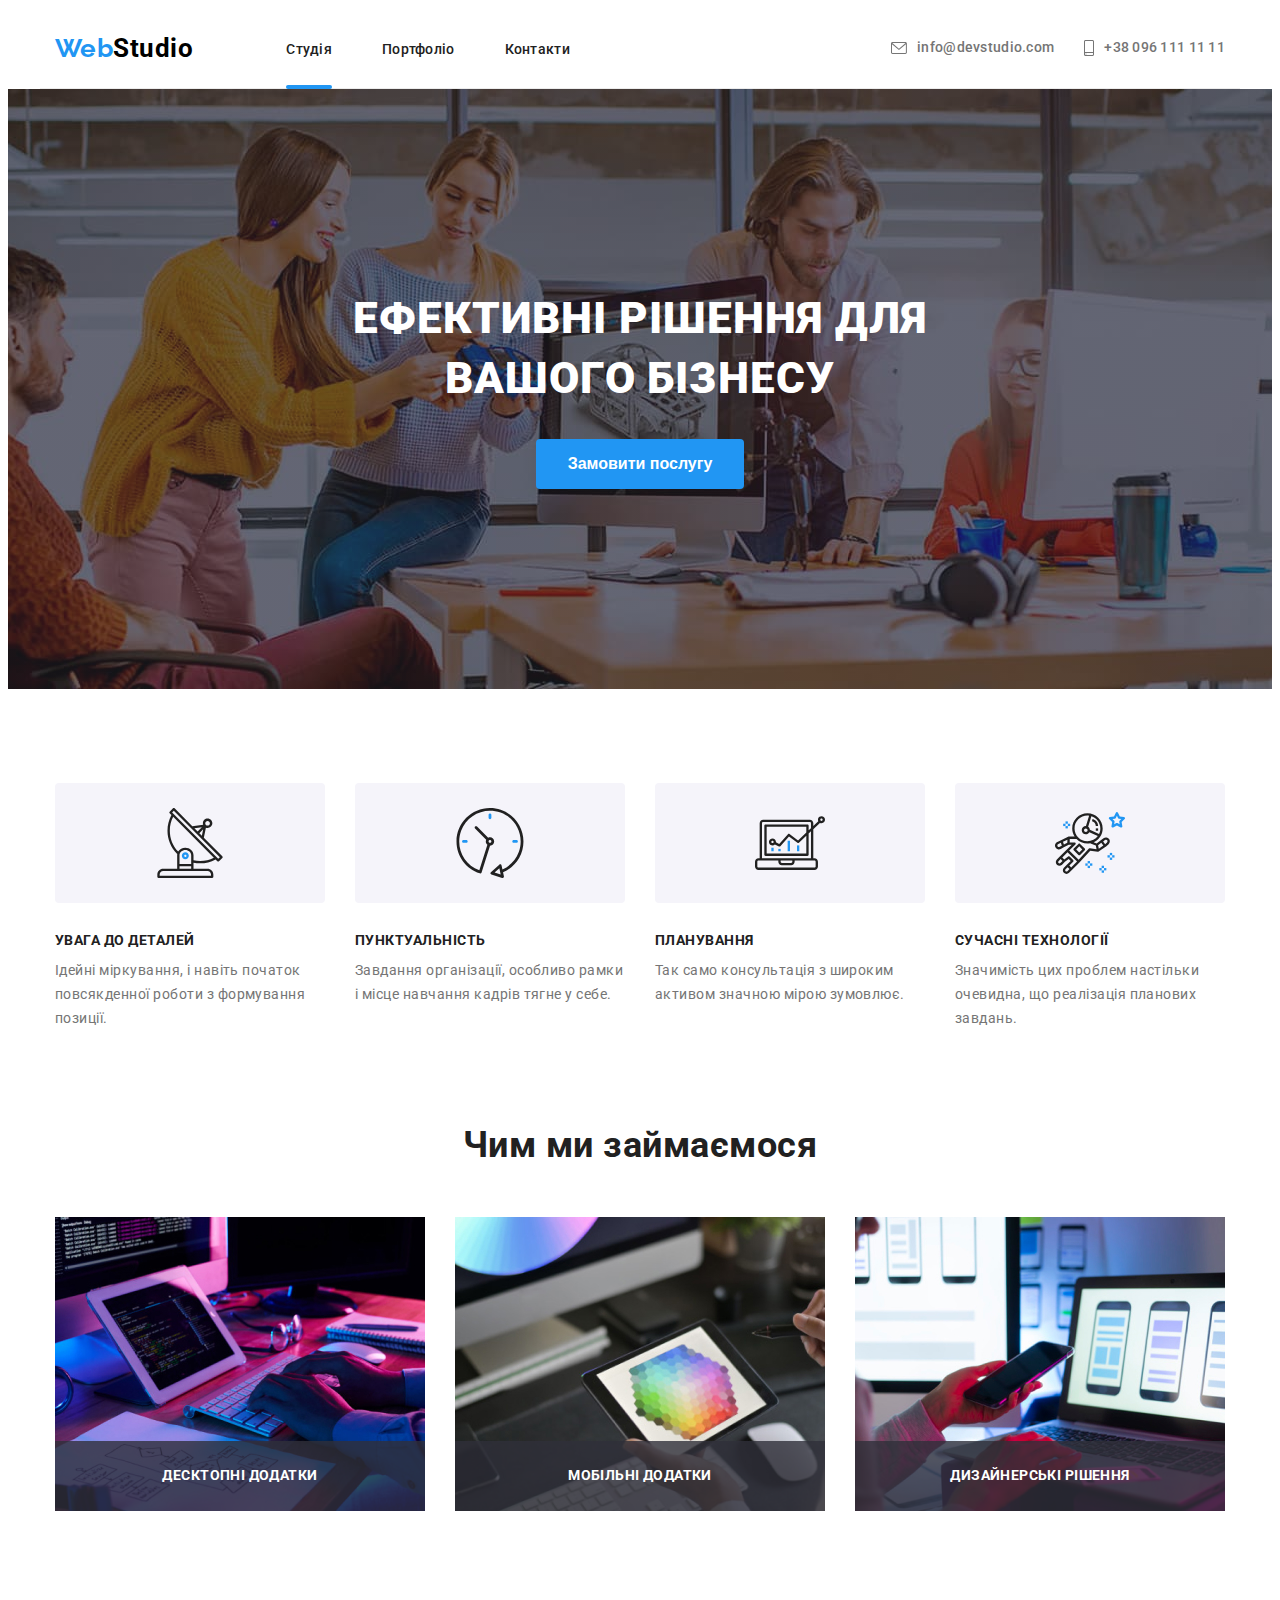
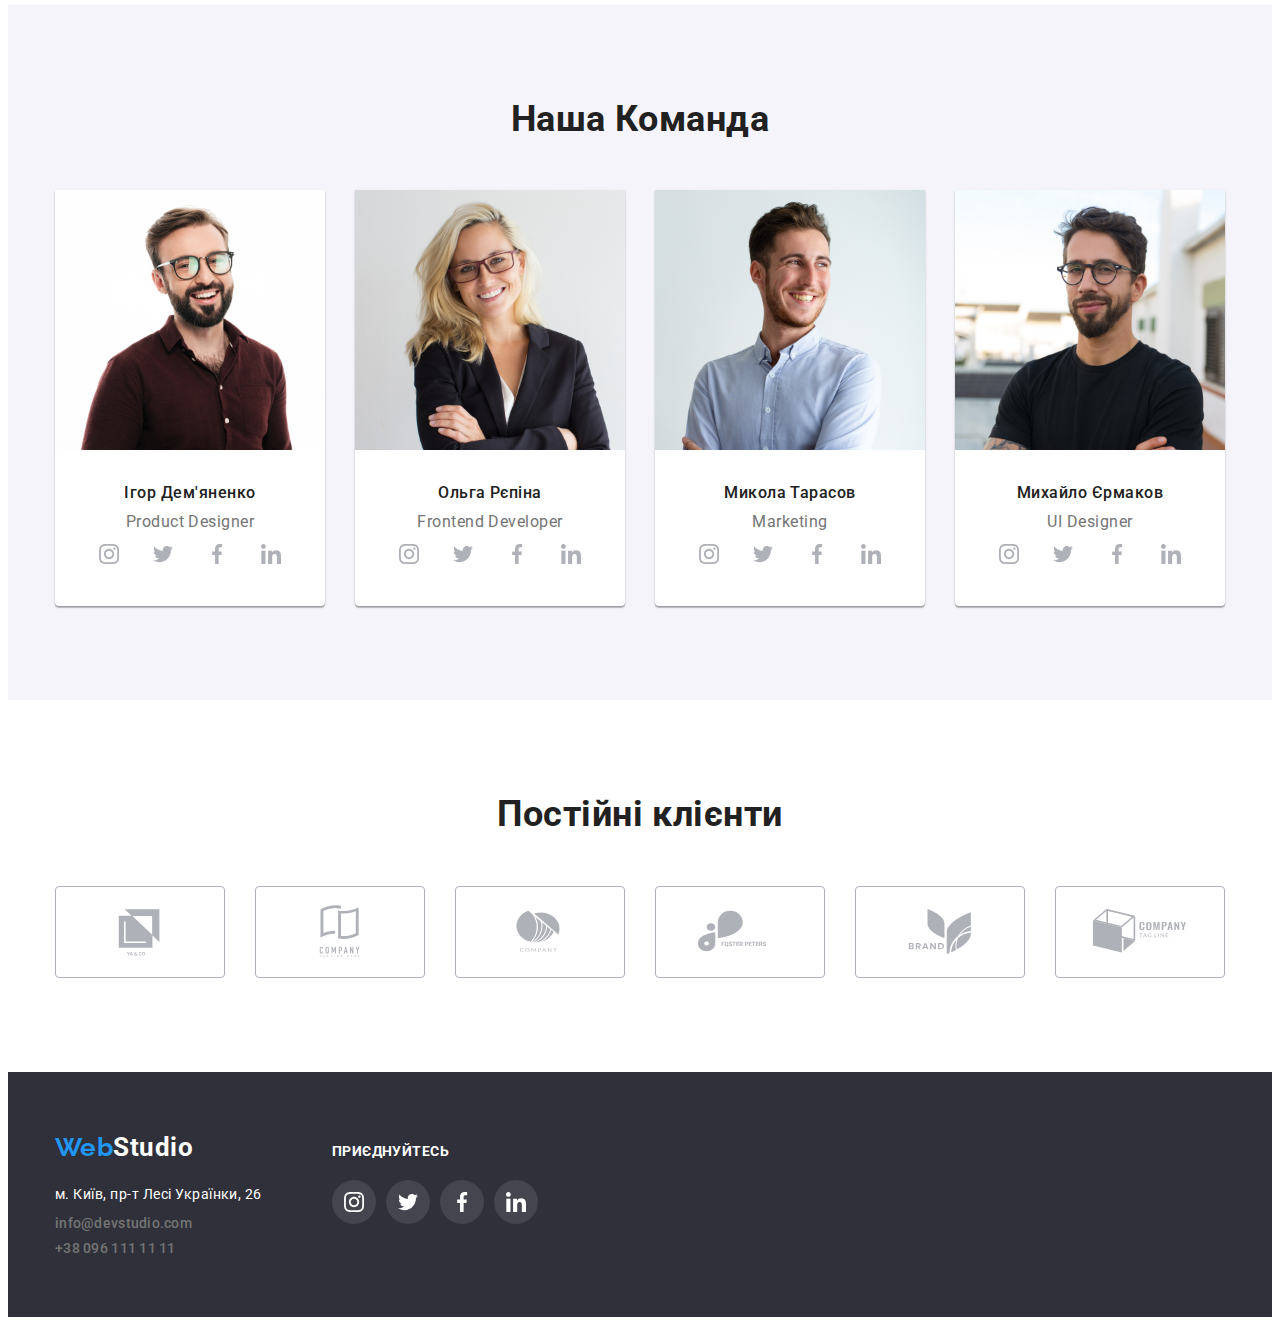
<file: index.html>
<!DOCTYPE html>
<html lang="uk">
  <head>
    <meta charset="UTF-8" />
    <meta http-equiv="X-UA-Compatible" content="IE=edge" />
    <meta name="viewport" content="width=device-width, initial-scale=1.0" />
    <link rel="preconnect" href="https://fonts.googleapis.com" />
    <link
      href="https://fonts.googleapis.com/css2?family=Raleway:wght@700&family=Roboto:wght@400;500;700;900&display=swap"
      rel="stylesheet"
    />
    <link rel="stylesheet" href="./styles/styles.css" />
    <title>WebStudio</title>
  </head>
  <body>
    <!--header block-->
    <header class="header">
      <div class="container">
        <nav class="nav-main">
          <a href="./index.html" class="logo"
            ><span class="first-text-logo">Web</span>Studio</a
          >
          <ul class="nav-list">
            <li>
              <a class="header-link current" href="./index.html">Студія</a>
            </li>
            <li>
              <a class="header-link" href="./portfolio.html">Портфоліо</a>
            </li>
            <li>
              <a class="header-link" href="./contacts.html">Контакти</a>
            </li>
          </ul>
        </nav>

        <ul class="nav-address">
          <li>
            <address class="address-link">
              <svg class="icon-header" width="16" height="12">
                <use href="./images/icons.svg#icon-mail"></use>
              </svg>
              <a href="mailto:info@devstudio.com"></a>
              info@devstudio.com
            </address>
          </li>
          <li>
            <address class="address-link">
              <svg class="icon-header" width="10" height="16">
                <use href="./images/icons.svg#icon-phone"></use>
              </svg>
              <a href="tel:+380961111111"></a>
              +38 096 111 11 11
            </address>
          </li>
        </ul>
      </div>
    </header>

    <!--main block-->
    <main>
      <!--hero block-->
      <section class="hero-section">
        <div class="container hero-container">
          <h1 class="hero-title">Ефективні рішення для вашого бізнесу</h1>
          <button class="hero-button" type="button" data-modal-open>
            Замовити послугу
          </button>
        </div>
      </section>

      <!--description-->
      <section class="description-section">
        <div class="container">
          <h2 class="visually-hidden">Переваги</h2>
          <ul class="description-list">
            <li class="description-item">
              <div class="icons-box">
                <svg width="70" height="70">
                  <use href="./images/icons.svg#icon-antenna"></use>
                </svg>
              </div>
              <h3 class="description-title">УВАГА ДО ДЕТАЛЕЙ</h3>
              <p class="description-subtitle">
                Ідейні міркування, і навіть початок повсякденної роботи з
                формування позиції.
              </p>
            </li>

            <li class="description-item icon-punctual">
              <div class="icons-box">
                <svg width="70" height="70">
                  <use href="./images/icons.svg#icon-clock"></use>
                </svg>
              </div>
              <h3 class="description-title">ПУНКТУАЛЬНІСТЬ</h3>
              <p class="description-subtitle">
                Завдання організації, особливо рамки і місце навчання кадрів
                тягне у себе.
              </p>
            </li>

            <li class="description-item icon-plan">
              <div class="icons-box">
                <svg width="70" height="70">
                  <use href="./images/icons.svg#icon-diagram"></use>
                </svg>
              </div>
              <h3 class="description-title">ПЛАНУВАННЯ</h3>
              <p class="description-subtitle">
                Так само консультація з широким активом значною мірою зумовлює.
              </p>
            </li>

            <li class="description-item icon-tech">
              <div class="icons-box">
                <svg width="70" height="70">
                  <use href="./images/icons.svg#icon-astronaut"></use>
                </svg>
              </div>
              <h3 class="description-title">СУЧАСНІ ТЕХНОЛОГІЇ</h3>
              <p class="description-subtitle">
                Значимість цих проблем настільки очевидна, що реалізація
                планових завдань.
              </p>
            </li>
          </ul>
        </div>
      </section>

      <!--doing-->
      <section class="doing-section">
        <div class="container">
          <h2 class="section-title">Чим ми займаємося</h2>
          <ul class="doing-list">
            <li class="doing-item">
              <img class="doing-img" src="./images/img1.jpg" alt="Пишуть код" />
              <p class="doing-subtitle">Десктопні додатки</p>
            </li>
            <li class="doing-item">
              <img
                class="doing-img"
                src="./images/img2.jpg"
                alt="Корекція коліру"
              />
              <p class="doing-subtitle">Мобільні додатки</p>
            </li>
            <li class="doing-item">
              <img
                class="doing-img"
                src="./images/img3.jpg"
                alt="Мобільні додатки"
              />
              <p class="doing-subtitle">Дизайнерські рішення</p>
            </li>
          </ul>
        </div>
      </section>

      <!--command-->
      <section class="command-section">
        <div class="container command-container">
          <h2 class="section-title">Наша Команда</h2>
          <ul class="command-list">
            <li class="command-card">
              <img
                class="command-img"
                src="./images/igor.jpg"
                alt="Чоловік"
                width="270"
              />
              <h3 class="command-title">Ігор Дем'яненко</h3>
              <p class="command-subtitle">Product Designer</p>
              <ul class="command-icons-list">
                <li>
                  <a class="command-icon" href="https://www.instagram.com/">
                    <svg width="20" height="20">
                      <use href="./images/icons.svg#icon-instagram"></use>
                    </svg>
                  </a>
                </li>
                <li>
                  <a class="command-icon" href="https://www.twitter.com/">
                    <svg width="20" height="20">
                      <use href="./images/icons.svg#icon-twitter"></use>
                    </svg>
                  </a>
                </li>
                <li>
                  <a class="command-icon" href="https://www.facebook.com/">
                    <svg width="20" height="20">
                      <use href="./images/icons.svg#icon-facebook"></use>
                    </svg>
                  </a>
                </li>
                <li>
                  <a class="command-icon" href="https://www.linkedin.com/">
                    <svg width="20" height="20">
                      <use href="./images/icons.svg#icon-linkedin"></use>
                    </svg>
                  </a>
                </li>
              </ul>
            </li>
            <li class="command-card">
              <img
                class="command-img"
                src="./images/olha.jpg"
                alt="Жінка"
                width="270"
              />
              <h3 class="command-title">Ольга Рєпіна</h3>
              <p class="command-subtitle">Frontend Developer</p>
              <ul class="command-icons-list">
                <li>
                  <a class="command-icon" href="https://www.instagram.com/">
                    <svg width="20" height="20">
                      <use href="./images/icons.svg#icon-instagram"></use>
                    </svg>
                  </a>
                </li>
                <li>
                  <a class="command-icon" href="https://www.twitter.com/">
                    <svg width="20" height="20">
                      <use href="./images/icons.svg#icon-twitter"></use>
                    </svg>
                  </a>
                </li>
                <li>
                  <a class="command-icon" href="https://www.facebook.com/">
                    <svg width="20" height="20">
                      <use href="./images/icons.svg#icon-facebook"></use>
                    </svg>
                  </a>
                </li>
                <li>
                  <a class="command-icon" href="https://www.linkedin.com/">
                    <svg width="20" height="20">
                      <use href="./images/icons.svg#icon-linkedin"></use>
                    </svg>
                  </a>
                </li>
              </ul>
            </li>
            <li class="command-card">
              <img
                class="command-img"
                src="./images/mikola.jpg"
                alt="Чоловік"
                width="270"
              />
              <h3 class="command-title">Микола Тарасов</h3>
              <p class="command-subtitle">Marketing</p>
              <ul class="command-icons-list">
                <li>
                  <a class="command-icon" href="https://www.instagram.com/">
                    <svg width="20" height="20">
                      <use href="./images/icons.svg#icon-instagram"></use>
                    </svg>
                  </a>
                </li>
                <li>
                  <a class="command-icon" href="https://www.twitter.com/">
                    <svg width="20" height="20">
                      <use href="./images/icons.svg#icon-twitter"></use>
                    </svg>
                  </a>
                </li>
                <li>
                  <a class="command-icon" href="https://www.facebook.com/">
                    <svg width="20" height="20">
                      <use href="./images/icons.svg#icon-facebook"></use>
                    </svg>
                  </a>
                </li>
                <li>
                  <a class="command-icon" href="https://www.linkedin.com/">
                    <svg width="20" height="20">
                      <use href="./images/icons.svg#icon-linkedin"></use>
                    </svg>
                  </a>
                </li>
              </ul>
            </li>
            <li class="command-card">
              <img
                class="command-img"
                src="./images/mihailo.jpg"
                alt="Чоловік"
                width="270"
              />
              <h3 class="command-title">Михайло Єрмаков</h3>
              <p class="command-subtitle">UI Designer</p>
              <ul class="command-icons-list">
                <li>
                  <a class="command-icon" href="https://www.instagram.com/">
                    <svg width="20" height="20">
                      <use href="./images/icons.svg#icon-instagram"></use>
                    </svg>
                  </a>
                </li>
                <li>
                  <a class="command-icon" href="https://www.twitter.com/">
                    <svg width="20" height="20">
                      <use href="./images/icons.svg#icon-twitter"></use>
                    </svg>
                  </a>
                </li>
                <li>
                  <a class="command-icon" href="https://www.facebook.com/">
                    <svg width="20" height="20">
                      <use href="./images/icons.svg#icon-facebook"></use>
                    </svg>
                  </a>
                </li>
                <li>
                  <a class="command-icon" href="https://www.linkedin.com/">
                    <svg width="20" height="20">
                      <use href="./images/icons.svg#icon-linkedin"></use>
                    </svg>
                  </a>
                </li>
              </ul>
            </li>
          </ul>
        </div>
      </section>

      <!-- clients -->
      <section class="clients-section">
        <div class="container">
          <h2 class="section-title">Постійні клієнти</h2>
          <ul class="clients-icons-list">
            <li>
              <a class="clients-icon" href="#">
                <svg width="106" height="60">
                  <use href="./images/icons.svg#icon-client-1"></use>
                </svg>
              </a>
            </li>
            <li>
              <a class="clients-icon" href="#">
                <svg width="106" height="60">
                  <use href="./images/icons.svg#icon-client-2"></use>
                </svg>
              </a>
            </li>
            <li>
              <a class="clients-icon" href="#">
                <svg width="106" height="60">
                  <use href="./images/icons.svg#icon-client-3"></use>
                </svg>
              </a>
            </li>
            <li>
              <a class="clients-icon" href="#">
                <svg width="106" height="60">
                  <use href="./images/icons.svg#icon-client-4"></use>
                </svg>
              </a>
            </li>
            <li>
              <a class="clients-icon" href="#">
                <svg width="106" height="60">
                  <use href="./images/icons.svg#icon-client-5"></use>
                </svg>
              </a>
            </li>
            <li>
              <a class="clients-icon" href="#">
                <svg width="106" height="60">
                  <use href="./images/icons.svg#icon-client-6"></use>
                </svg>
              </a>
            </li>
          </ul>
        </div>
      </section>
    </main>

    <!--footer block-->
    <footer class="footer">
      <div class="container footer-container">
        <div class="footer-content">
          <a href="./index.html" class="logo footer-logo"
            ><span class="first-text-logo">Web</span>Studio</a
          >
          <ul class="footer-list">
            <li class="footer-item">
              <address class="address-street">
                м. Київ, пр-т Лесі Українки, 26
              </address>
            </li>
            <li class="footer-item">
              <address class="footer-address">
                <a href="mailto:info@devstudio.com"></a>info@devstudio.com
              </address>
            </li>
            <li class="footer-item">
              <address class="footer-address">
                <a href="tel:+380961111111"></a>+38 096 111 11 11
              </address>
            </li>
          </ul>
        </div>
        <div class="footer-social">
          <h2 class="footer-title-social">приєднуйтесь</h2>
          <ul class="footer-icons-list">
            <li>
              <a class="footer-icon" href="https://www.instagram.com/">
                <svg width="20" height="20">
                  <use href="./images/icons.svg#icon-instagram"></use>
                </svg>
              </a>
            </li>
            <li>
              <a class="footer-icon" href="https://www.twitter.com/">
                <svg width="20" height="20">
                  <use href="./images/icons.svg#icon-twitter"></use>
                </svg>
              </a>
            </li>
            <li>
              <a class="footer-icon" href="https://www.facebook.com/">
                <svg width="20" height="20">
                  <use href="./images/icons.svg#icon-facebook"></use>
                </svg>
              </a>
            </li>
            <li>
              <a class="footer-icon" href="https://www.linkedin.com/">
                <svg width="20" height="20">
                  <use href="./images/icons.svg#icon-linkedin"></use>
                </svg>
              </a>
            </li>
          </ul>
        </div>
      </div>
    </footer>

    <div class="backdrop is-hidden" data-modal>
      <div class="modal">
        <button class="modal-button" type="button" data-modal-close>
          <svg width="11" height="11">
            <use href="./images/icons.svg#icon-close-modal"></use>
          </svg>
        </button>
      </div>
    </div>

    <script src="./js/modal.js"></script>
  </body>
</html>
</file>
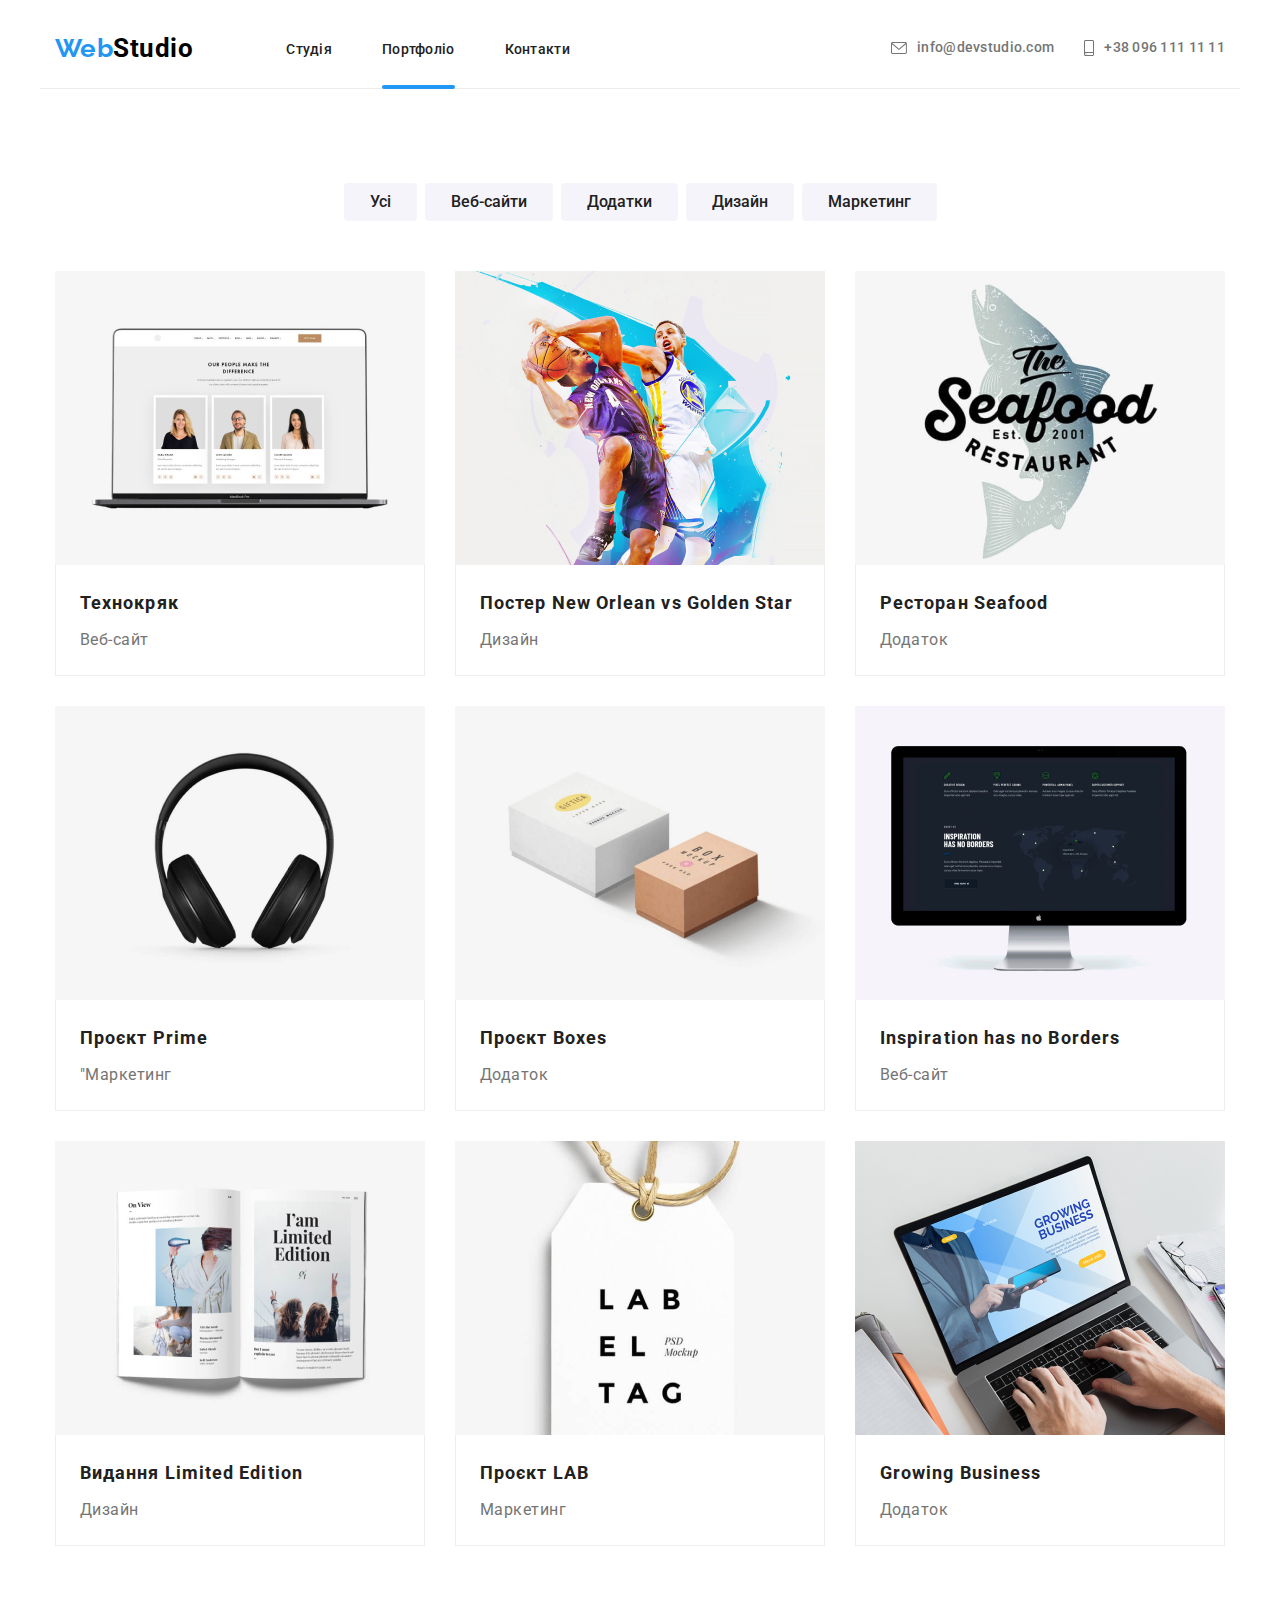
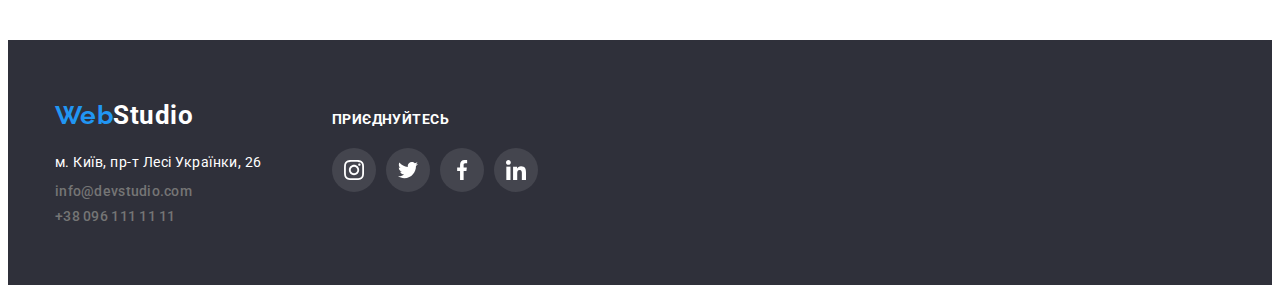
<file: portfolio.html>
<!DOCTYPE html>
<html lang="en">
  <head>
    <meta charset="UTF-8" />
    <meta http-equiv="X-UA-Compatible" content="IE=edge" />
    <meta name="viewport" content="width=device-width, initial-scale=1.0" />
    <link
      href="https://fonts.googleapis.com/css2?family=Raleway:wght@700&family=Roboto:wght@400;500;700;900&display=swap"
      rel="stylesheet"
    />
    <link rel="stylesheet" href="./styles/styles.css" />
    <title>WebStudio | Portfolio</title>
  </head>
  <body>
    <!--header block-->
    <header class="header">
      <div class="container">
        <nav class="nav-main">
          <a href="./index.html" class="logo"
            ><span class="first-text-logo">Web</span>Studio</a
          >
          <ul class="nav-list">
            <li>
              <a class="header-link" href="./index.html">Студія</a>
            </li>
            <li>
              <a class="header-link current" href="./portfolio.html"
                >Портфоліо</a
              >
            </li>
            <li>
              <a class="header-link" href="./contacts.html">Контакти</a>
            </li>
          </ul>
        </nav>

        <ul class="nav-address">
          <li>
            <address class="address-link">
              <svg class="icon-header" width="16" height="12">
                <use href="./images/icons.svg#icon-mail"></use>
              </svg>
              <a href="mailto:info@devstudio.com"></a>
              info@devstudio.com
            </address>
          </li>
          <li>
            <address class="address-link">
              <svg class="icon-header" width="10" height="16">
                <use href="./images/icons.svg#icon-phone"></use>
              </svg>
              <a href="tel:+380961111111"></a>
              +38 096 111 11 11
            </address>
          </li>
        </ul>
      </div>
    </header>

    <!--main block-->
    <main>
      <!-- Portfolio -->
      <section class="portfolio-section">
        <div class="container">
          <h2 class="visually-hidden">Портфоліо</h2>
          <ul class="portfolio-buttons">
            <li>
              <button class="portfolio-button" type="button">Усі</button>
            </li>
            <li>
              <button class="portfolio-button" type="button">Веб-сайти</button>
            </li>
            <li>
              <button class="portfolio-button" type="button">Додатки</button>
            </li>
            <li>
              <button class="portfolio-button" type="button">Дизайн</button>
            </li>
            <li>
              <button class="portfolio-button" type="button">Маркетинг</button>
            </li>
          </ul>
        </div>

        <div class="container">
          <ul class="portfolio-cards">
            <li class="portfolio-card">
              <a class="card-link" href="#">
                <div class="portfolio-overlay">
                  <img
                    class="card-img"
                    src="./images/img-portfilio-1.jpg"
                    alt="Ноутбук"
                  />
                  <p class="card-overlay">
                    Ресурс пропонує комплексні пропозиції з різним рівнем
                    функціоналу та сервісів. Все це дозволить відвідувачу
                    отримати вичерпні відомості про компанію чи приватну особу.
                  </p>
                </div>
                <div class="card-text">
                  <h3 class="card-title">Технокряк</h3>
                  <p class="card-subtitle">Веб-сайт</p>
                </div>
              </a>
            </li>
            <li class="portfolio-card">
              <a class="card-link" href="#">
                <div class="portfolio-overlay">
                  <img
                    class="card-img"
                    src="./images/img-portfilio-2.jpg"
                    alt="Два хлопця грають в баскетбол"
                  />
                  <p class="card-overlay">
                    Ресурс пропонує комплексні пропозиції з різним рівнем
                    функціоналу та сервісів. Все це дозволить відвідувачу
                    отримати вичерпні відомості про компанію чи приватну особу.
                  </p>
                </div>
                <div class="card-text">
                  <h3 class="card-title">Постер New Orlean vs Golden Star</h3>
                  <p class="card-subtitle">Дизайн</p>
                </div>
              </a>
            </li>
            <li class="portfolio-card">
              <a class="card-link" href="#">
                <div class="portfolio-overlay">
                  <img
                    class="card-img"
                    src="./images/img-portfilio-3.jpg"
                    alt="Логотип ресторана"
                  />
                  <p class="card-overlay">
                    Ресурс пропонує комплексні пропозиції з різним рівнем
                    функціоналу та сервісів. Все це дозволить відвідувачу
                    отримати вичерпні відомості про компанію чи приватну особу.
                  </p>
                </div>
                <div class="card-text">
                  <h3 class="card-title">Ресторан Seafood</h3>
                  <p class="card-subtitle">Додаток</p>
                </div>
              </a>
            </li>
            <li class="portfolio-card">
              <a class="card-link" href="#">
                <div class="portfolio-overlay">
                  <img src="./images/img-portfilio-4.jpg" alt="Навушники" />
                  <p class="card-overlay">
                    Ресурс пропонує комплексні пропозиції з різним рівнем
                    функціоналу та сервісів. Все це дозволить відвідувачу
                    отримати вичерпні відомості про компанію чи приватну особу.
                  </p>
                </div>
                <div class="card-text">
                  <h3 class="card-title">Проєкт Prime</h3>
                  <p class="card-subtitle">"Маркетинг</p>
                </div>
              </a>
            </li>
            <li class="portfolio-card">
              <a class="card-link" href="#">
                <div class="portfolio-overlay">
                  <img src="./images/img-portfilio-5.jpg" alt="Дві коробки" />
                  <p class="card-overlay">
                    Ресурс пропонує комплексні пропозиції з різним рівнем
                    функціоналу та сервісів. Все це дозволить відвідувачу
                    отримати вичерпні відомості про компанію чи приватну особу.
                  </p>
                </div>
                <div class="card-text">
                  <h3 class="card-title">Проєкт Boxes</h3>
                  <p class="card-subtitle">Додаток</p>
                </div>
              </a>
            </li>
            <li class="portfolio-card">
              <a class="card-link" href="#">
                <div class="portfolio-overlay">
                  <img
                    class="card-img"
                    src="./images/img-portfilio-6.jpg"
                    alt="Монітор"
                  />
                  <p class="card-overlay">
                    Ресурс пропонує комплексні пропозиції з різним рівнем
                    функціоналу та сервісів. Все це дозволить відвідувачу
                    отримати вичерпні відомості про компанію чи приватну особу.
                  </p>
                </div>
                <div class="card-text">
                  <h3 class="card-title">Inspiration has no Borders</h3>
                  <p class="card-subtitle">Веб-сайт</p>
                </div>
              </a>
            </li>
            <li class="portfolio-card">
              <a class="card-link" href="#">
                <div class="portfolio-overlay">
                  <img
                    class="card-img"
                    src="./images/img-portfilio-7.jpg"
                    alt="Книга"
                  />
                  <p class="card-overlay">
                    Ресурс пропонує комплексні пропозиції з різним рівнем
                    функціоналу та сервісів. Все це дозволить відвідувачу
                    отримати вичерпні відомості про компанію чи приватну особу.
                  </p>
                </div>
                <div class="card-text">
                  <h3 class="card-title">Видання Limited Edition</h3>
                  <p class="card-subtitle">Дизайн</p>
                </div>
              </a>
            </li>
            <li class="portfolio-card">
              <a class="card-link" href="#">
                <div class="portfolio-overlay">
                  <img
                    class="card-img"
                    src="./images/img-portfilio-8.jpg"
                    alt="Бірка"
                  />
                  <p class="card-overlay">
                    Ресурс пропонує комплексні пропозиції з різним рівнем
                    функціоналу та сервісів. Все це дозволить відвідувачу
                    отримати вичерпні відомості про компанію чи приватну особу.
                  </p>
                </div>
                <div class="card-text">
                  <h3 class="card-title">Проєкт LAB</h3>
                  <p class="card-subtitle">Маркетинг</p>
                </div>
              </a>
            </li>
            <li class="portfolio-card">
              <a class="card-link" href="#">
                <div class="portfolio-overlay">
                  <img
                    class="card-img"
                    src="./images/img-portfilio-9.jpg"
                    alt="Працює за ноутбуком"
                  />
                  <p class="card-overlay">
                    Ресурс пропонує комплексні пропозиції з різним рівнем
                    функціоналу та сервісів. Все це дозволить відвідувачу
                    отримати вичерпні відомості про компанію чи приватну особу.
                  </p>
                </div>
                <div class="card-text">
                  <h3 class="card-title">Growing Business</h3>
                  <p class="card-subtitle">Додаток</p>
                </div>
              </a>
            </li>
          </ul>
        </div>
      </section>
    </main>

    <!--footer block-->
    <footer class="footer">
      <div class="container footer-container">
        <div class="footer-content">
          <a href="./index.html" class="logo footer-logo"
            ><span class="first-text-logo">Web</span>Studio</a
          >
          <ul class="footer-list">
            <li class="footer-item">
              <address class="address-street">
                м. Київ, пр-т Лесі Українки, 26
              </address>
            </li>
            <li class="footer-item">
              <address class="footer-address">
                <a href="mailto:info@devstudio.com"></a>info@devstudio.com
              </address>
            </li>
            <li class="footer-item">
              <address class="footer-address">
                <a href="tel:+380961111111"></a>+38 096 111 11 11
              </address>
            </li>
          </ul>
        </div>
        <div class="footer-social">
          <h2 class="footer-title-social">приєднуйтесь</h2>
          <ul class="footer-icons-list">
            <li>
              <a class="footer-icon" href="https://www.instagram.com/">
                <svg width="20" height="20">
                  <use href="./images/icons.svg#icon-instagram"></use>
                </svg>
              </a>
            </li>
            <li>
              <a class="footer-icon" href="https://www.twitter.com/">
                <svg width="20" height="20">
                  <use href="./images/icons.svg#icon-twitter"></use>
                </svg>
              </a>
            </li>
            <li>
              <a class="footer-icon" href="https://www.facebook.com/">
                <svg width="20" height="20">
                  <use href="./images/icons.svg#icon-facebook"></use>
                </svg>
              </a>
            </li>
            <li>
              <a class="footer-icon" href="https://www.linkedin.com/">
                <svg width="20" height="20">
                  <use href="./images/icons.svg#icon-linkedin"></use>
                </svg>
              </a>
            </li>
          </ul>
        </div>
      </div>
    </footer>
  </body>
</html>
</file>
<file: styles/styles.css>
:root {
    --primary-color-text: #212121;
    --secondary-color-text: #757575;
    --brand-color: #2196F3;

    --hero-footer-background-color: #2F303A;
    --primary-background-color: #FFFFFF;
    --command-button-background-color: #F5F4FA;

    --border-color: #ECECEC;
    --border-color-cards: #EEEEEE;

    --color-icon: #AFB1B8;
    --reverse-color-icons: #FFFFFF;
}



body {
    display: block;
    max-width: 100%;
    height: auto;
    background-color: var(--primary-background-color);
    color: var(--primary-color-text);
    font-family: Roboto, sans-serif;
    letter-spacing: 0.03em;
}

.section-title {
    margin-bottom: 50px;
    font-size: 36px;
    line-height: 1.16;
}

.visually-hidden {
    position: absolute;
    white-space: nowrap;
    width: 1px;
    height: 1px;
    overflow: hidden;
    border: 0;
    padding: 0;
    margin: -1px;
    clip: rect(0 0 0 0);
    clip-path: inset(50%);
}

ul {
    margin: 0;
    padding: 0;
    list-style-type: none;
}

h1,
h2,
h3,
h4,
h5,
h6,
p {
    margin: 0;
}

.link {
    text-decoration: none;
}

.container {
    margin: 0 auto;
    padding: 0 15px;
    box-sizing: border-box;
    width: 1200px;
    /* outline: 1px solid tomato; */
}


/* index.html */

/* Header */

.header .container {
    display: flex;
    border-bottom: 1px solid var(--border-color);
}

.nav-main {
    display: flex;
    align-items: center;
    flex-grow: 1;
}

.logo {
    margin-right: 93px;
    color: #000000;
    text-decoration: none;
    font-weight: 700;
    font-size: 26px;
    line-height: 1.19;
}

.first-text-logo{
    color: var(--brand-color);
    font-family: Raleway, sans-serif;
}

.nav-list {
    display: flex;
    gap: 50px;

}


.header-link {
    color: var(--primary-color-text);
    font-weight: 500;
    font-size: 14px;
    line-height: 1.14;
    letter-spacing: 0.02em;
    text-decoration: none;
    padding: 32px 0;
    position: relative;
    transition: color 250ms cubic-bezier(0.4, 0, 0.2, 1);
}

.header-link.current::after {
    content: '';
    position: absolute;
    bottom: 0;
    left: 0;
    width: 100%;
    height: 4px;
    background-color: var(--brand-color);
    border-radius: 2px;
}

.nav-address {
    display: flex;
    align-items: center;
    gap: 30px;
}

.address-link {
    display: flex;
    padding: 32px 0;
    color: var(--secondary-color-text);
    font-style: normal;
    font-weight: 500;
    font-size: 14px;
    line-height: 1.14;
    letter-spacing: 0.02em;
    align-items: center;
    justify-content: center;    
    fill: currentColor;
    cursor: pointer;
    transition: color 250ms cubic-bezier(0.4, 0, 0.2, 1);
}

.icon-header {
    margin-right: 10px;
}

.header-link:hover,
.header-link:focus,
.address-link:hover,
.address-link:focus {
    color: var(--brand-color);
}


/* Main block */

/* Hero */
.hero-section {
    display: block;
    background-color: var(--hero-footer-background-color);
    letter-spacing: 0.06em;
    text-align: center;
    max-width: 1600px;
    min-width: 1200px;
    height: 600px;
    margin: 0 auto;
    background-image: 
        linear-gradient(
            rgba(47, 48, 58, 0.4),
            rgba(47, 48, 58, 0.4)
            ), 
        url('../images/background-hero.jpg');
    background-repeat: no-repeat;
    background-position: center center;
    background-size: cover;
}

.hero-container {
    padding: 200px 280px;

}

.hero-title{
    color: var(--primary-background-color);
    font-weight: 900;
    font-size: 44px;
    line-height: 1.36;
    text-transform: uppercase;
    margin-bottom: 30px;
}

.hero-button{
    padding: 10px 32px;
    background-color: var(--brand-color);
    color: var(--primary-background-color);
    text-decoration: none;
    font-weight: 700;
    font-size: 16px;
    line-height: 1.88;
    border-radius: 4px;
    border: none;
    cursor: pointer;
}

/* Description */
.description-section {
    padding: 94px 0 0;
}

.description-list {
    display: flex;
    gap: 30px;
}

.description-item {
    flex-basis: 270px;
}

.description-title {
    margin-bottom: 10px;
    font-size: 14px;
    line-height: 1.14;
}

.description-subtitle {
    color: var(--secondary-color-text);
    font-size: 14px;
    line-height: 1.71;
}

.icons-box {
    display: flex;
    align-items: center;
    justify-content: center;
    height: 120px;
    width: 100%;
    background-color: #F5F4FA;
    margin-bottom: 30px;
    border-radius: 4px;

}

/* Doing */
.doing-section {
    padding: 94px 0;
    text-align: center;
}

.doing-list {
    display: flex;
    justify-content: space-between;
}

.doing-item {
    position: relative;
    height: 294px
}

.doing-subtitle {
    position: absolute;
    display: flex;
    align-items: center;
    justify-content: center;
    bottom: 0px;
    left: 0;
    width: 100%;
    height: 70px;
    font-weight: 700;
    font-size: 14px;
    line-height: 1.14;
    letter-spacing: 0.03em;
    text-transform: uppercase;
    color: var(--reverse-color-icons);
    background-color: rgba(47, 48, 58, 0.8);
}


/* Command */
.command-section {
    padding: 94px 0;
    min-width: 1200px;
    background-color: var(--command-button-background-color);
    text-align: center;
}

.command-list {
    display: flex;
    justify-content: space-between;
}

.command-card {
    background-color: var(--primary-background-color);
    box-shadow: 0px 1px 3px rgba(0, 0, 0, 0.12), 0px 1px 1px rgba(0, 0, 0, 0.14), 0px 2px 1px rgba(0, 0, 0, 0.2);
    border-radius: 0px 0px 4px 4px;
}

.command-img {
    margin-bottom: 30px;
}

.command-title {
    margin-bottom: 10px;
    font-weight: 500;
    font-size: 16px;
    line-height: 1.18;
    text-align: center;
}

.command-subtitle {
    color: var(--secondary-color-text);
    font-weight: 400;
    font-size: 16px;
    line-height: 1.18;
    text-align: center;
}

.command-icons-list {
    display: flex;
    gap: 10px;
    align-items: center;
    justify-content: center;
    margin-bottom: 30px;
}

.command-icon {
    display: flex;
    align-items: center;
    justify-content: center;
    width: 44px;
    height: 44px;
    border-radius: 50px;
    fill: var(--color-icon);
    transition: background-color 250ms cubic-bezier(0.4, 0, 0.2, 1), fill 250ms cubic-bezier(0.4, 0, 0.2, 1);
}

.command-icon:hover,
.command-icon:focus {
    background-color: var(--brand-color);
    fill: var(--reverse-color-icons);
}

/* Clients */
.clients-section {
    padding: 94px 0;
    text-align: center;
}

.clients-title {
    margin-bottom: 50px;
}

.clients-icons-list {
    display: flex;
    gap: 30px;
    align-items: center;
    justify-content: center;
    
}

.clients-icon {
    display: flex;
    width: 170px;
    height: 92px;
    box-sizing: border-box;
    align-items: center;
    justify-content: center;
    border: 1px solid var(--color-icon);  
    border-radius: 4px;
    fill: var(--color-icon);
    transition: border-color 250ms cubic-bezier(0.4, 0, 0.2, 1), fill 250ms cubic-bezier(0.4, 0, 0.2, 1);
}

.clients-icon:hover,
.clients-icon:focus {
    border-color: var(--brand-color);
    fill: var(--brand-color);
}


/* Footer */
.footer {
    padding: 60px 0;
    min-width: 1200px;  
    background-color: var(--hero-footer-background-color);
}

.footer-container {
    display: flex;

}

.footer-content {
    margin-right: 70px;
}

.footer-logo {
    display: block;
    color: var(--primary-background-color);
    margin: 0 0 20px;
}

.address-street {
    color: var(--primary-background-color);
    font-style: normal;
    font-weight: 400;
    font-size: 14px;
    line-height: 1.71;
}

.footer-address {
    color: var(--secondary-color-text);
    font-style: normal;
    font-weight: 500;
    font-size: 14px;
    line-height: 1.14;
    letter-spacing: 0.02em;
}

.footer-item:not(:last-child) {
    padding-bottom: 9px;
}

.footer-title-social {
    margin-bottom: 20px;
    color: var(--primary-background-color);
    font-weight: 700;
    font-size: 14px;
    line-height: 1.14;  
    letter-spacing: 0.03em;
    text-transform: uppercase;

}

.footer-icons-list {
    display: flex;
    gap: 10px;
    align-items: center;
    margin-bottom: 30px;
}

.footer-social {
    padding-top: 12px;
}

.footer-icon {
    display: flex;
    align-items: center;
    justify-content: center;
    width: 44px;
    height: 44px;
    background-color: rgba(255, 255, 255, 0.1);
    border-radius: 50px;
    fill: var(--reverse-color-icons);
    transition: background-color 250ms cubic-bezier(0.4, 0, 0.2, 1);
}

.footer-icon:hover,
.footer-icon:focus {
    background-color: var(--brand-color);
}

/* modal */

.backdrop {
    position: fixed;
    top: 0;
    left: 0;
    width: 100%;
    height: 100%;
    background-color: rgba(0, 0, 0, 0.2);
}

.modal {
    position: absolute;
    display: flex;
    justify-content: flex-end;
    top: 50%;
    left: 50%;
    transform: translate(-50%, -50%);
    width: 100%;
    max-width: 528px;
    height: 100%;
    max-height: 581px;
    background-color: var(--primary-background-color);
    box-shadow: 0px 1px 3px rgba(0, 0, 0, 0.12), 0px 1px 1px rgba(0, 0, 0, 0.14), 0px 2px 1px rgba(0, 0, 0, 0.2);
    border-radius: 4px;
    transition: transform 250ms cubic-bezier(0.4, 0, 0.2, 1),
                opacity 250ms cubic-bezier(0.4, 0, 0.2, 1);
}

.modal-button {
    width: 30px;
    height: 30px;
    margin: 8px 8px 0 0;
    border: 1px solid rgba(0, 0, 0, 0.1);
    border-radius: 50px;
    background-color: inherit;
    cursor: pointer;
    fill: #000000;
    transition: fill 250ms cubic-bezier(0.4, 0, 0.2, 1);

}

.modal-button:hover,
.modal-button:focus {
    fill: var(--brand-color);
}

.is-hidden {
    opacity: 0;
    visibility: hidden;
    pointer-events: none;
    transition: opacity 250ms cubic-bezier(0.4, 0, 0.2, 1), 
                visibility 250ms cubic-bezier(0.4, 0, 0.2, 1);
}

.is-hidden > .modal {
    opacity: 0;
    transform: translate(-50%, -40%);
}




/* PORTFOLIO */

/* portfilio */
.portfolio-section {
    padding: 94px 0;
}
.portfolio-section .container:first-child {
    margin-bottom: 50px;    
}

.portfolio-buttons {
    display: flex;
    justify-content: center;
    gap: 8px;
}

.portfolio-button {
    padding: 6px 26px;
    color: var(--primary-color-text);
    background-color: var(--command-button-background-color);
    font-family: inherit;
    border-radius: 4px;
    font-weight: 500;
    font-size: 16px;
    line-height: 1.62;
    text-align: center;
    border: none;
    cursor: pointer;
    transition: background-color 250ms cubic-bezier(0.4, 0, 0.2, 1), 
                color 250ms cubic-bezier(0.4, 0, 0.2, 1), 
                box-shadow 250ms cubic-bezier(0.4, 0, 0.2, 1);
            }

.portfolio-button:hover,
.portfolio-button:focus {
    background-color: var(--brand-color);
    color: var(--primary-background-color);
    box-shadow: 0px 3px 1px rgba(0, 0, 0, 0.1), 0px 1px 2px rgba(0, 0, 0, 0.08), 0px 2px 2px rgba(0, 0, 0, 0.12);
}

.portfolio-cards {
    display: flex;
    flex-wrap: wrap;
}

.portfolio-card {
    width: calc((100% - (30px * 2)) / 3);
    transition: box-shadow 250ms cubic-bezier(0.4, 0, 0.2, 1);
}

.portfolio-card:hover,
.portfolio-card:focus {
    box-shadow: 0px 1px 1px rgba(0, 0, 0, 0.12), 0px 4px 4px rgba(0, 0, 0, 0.06), 1px 4px 6px rgba(0, 0, 0, 0.16);
}

.portfolio-card:not(:nth-child(3n)) {
    margin-right: 30px;
}

.portfolio-card:not(:nth-last-child(-n + 3)) {
    margin-bottom: 30px;
}

.card-link {
    text-decoration: none;
}

.portfolio-overlay {
    position: relative;
    overflow: hidden;
    height: 294px
}

.card-text {
    padding: 20px 24px;
    border: 1px solid var(--border-color-cards);
    border-top: none;
}

.card-title {
    margin-bottom: 4px;
    color: var(--primary-color-text);
    font-size: 18px;
    line-height: 2;
    letter-spacing: 0.06em;
}

.card-subtitle {
    color: var(--secondary-color-text);
    font-weight: 400;
    font-size: 16px;
    line-height: 1.88;
}

.card-overlay {
    position: absolute;
    top: 0;
    left: 0;
    transform: translateY(100%);
    padding: 63px 24px;
    font-weight: 400;
    font-size: 18px;
    line-height: 1.56;
    letter-spacing: 0.03em;
    color: var(--reverse-color-icons);
    background-color: rgba(33, 150, 243, 0.9);
    transition: transform 250ms cubic-bezier(0.4, 0, 0.2, 1);
}

.portfolio-card:hover .card-overlay,
.portfolio-card:focus .card-overlay{
    transform: translateY(0);
}
</file>
